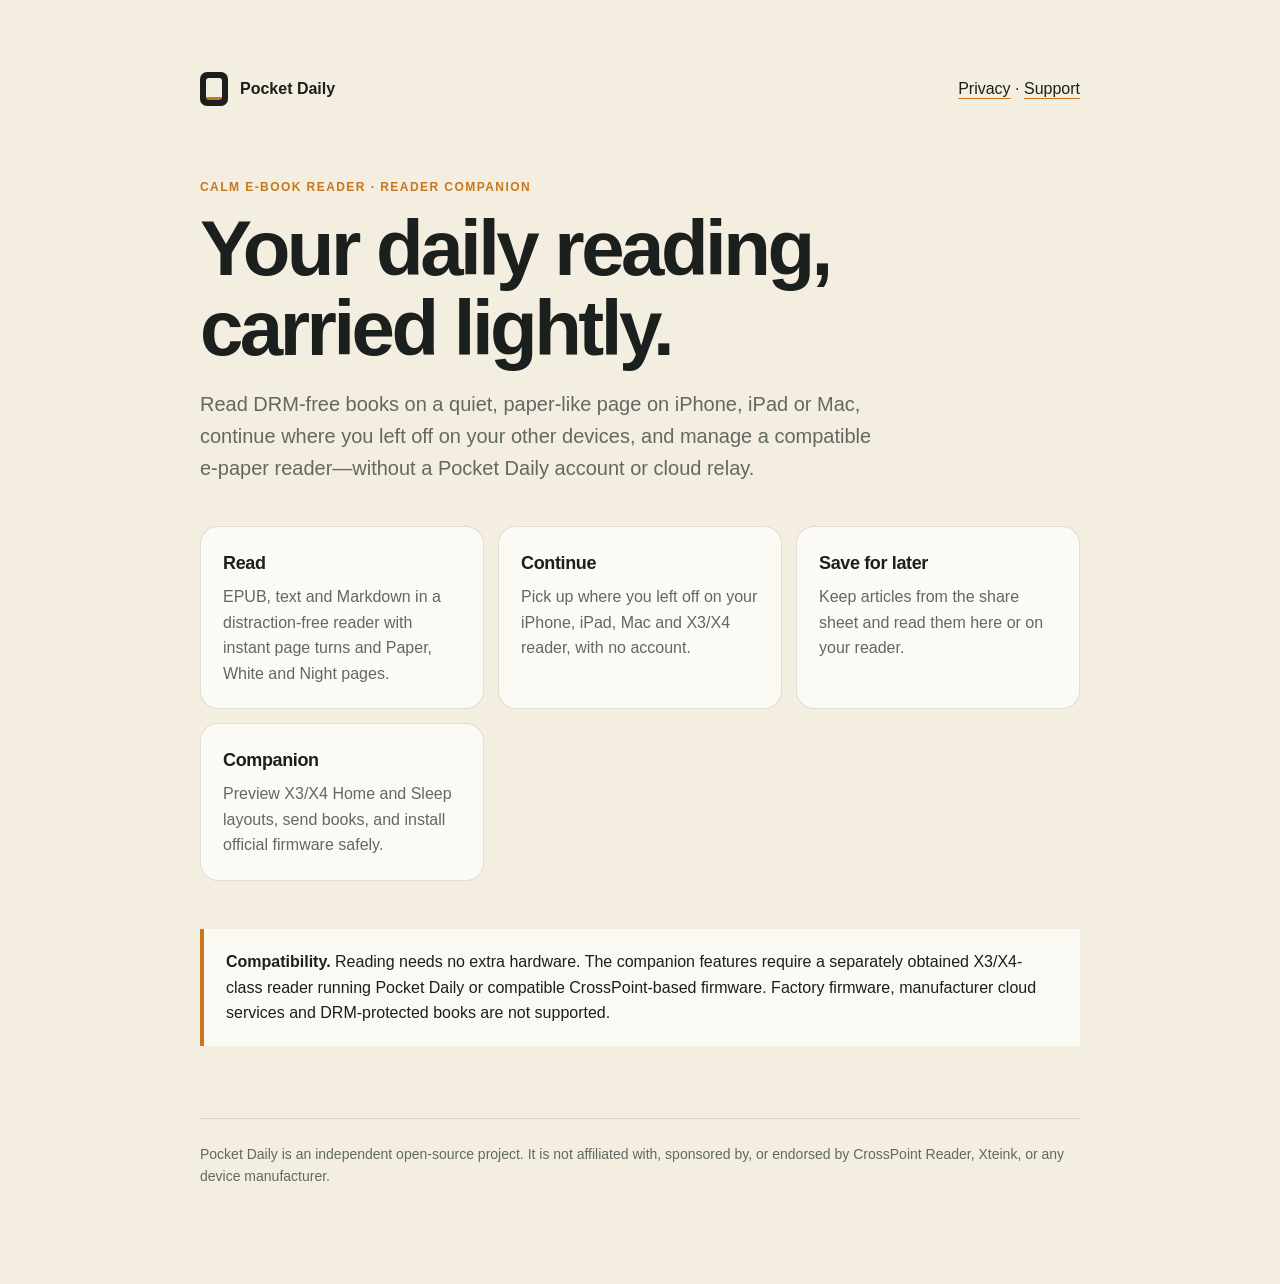
<file: docs/index.html>
<!doctype html>
<html lang="en">
<head>
  <meta charset="utf-8">
  <meta name="viewport" content="width=device-width, initial-scale=1">
  <meta name="description" content="Pocket Daily is a calm, private e-book reader for iPhone, iPad and Mac, and the companion for compatible pocket e-paper readers.">
  <title>Pocket Daily</title>
  <link rel="stylesheet" href="styles.css">
</head>
<body><main>
  <nav>
    <a class="brand" href="./"><span class="mark" aria-hidden="true"></span>Pocket Daily</a>
    <span><a href="privacy/">Privacy</a> · <a href="support/">Support</a></span>
  </nav>
  <p class="eyebrow">CALM E-BOOK READER · READER COMPANION</p>
  <h1>Your daily reading, carried lightly.</h1>
  <p class="lead">Read DRM-free books on a quiet, paper-like page on iPhone, iPad or Mac, continue where you left off on your other devices, and manage a compatible e-paper reader—without a Pocket Daily account or cloud relay.</p>
  <section class="grid">
    <article class="card"><h2>Read</h2><p>EPUB, text and Markdown in a distraction-free reader with instant page turns and Paper, White and Night pages.</p></article>
    <article class="card"><h2>Continue</h2><p>Pick up where you left off on your iPhone, iPad, Mac and X3/X4 reader, with no account.</p></article>
    <article class="card"><h2>Save for later</h2><p>Keep articles from the share sheet and read them here or on your reader.</p></article>
    <article class="card"><h2>Companion</h2><p>Preview X3/X4 Home and Sleep layouts, send books, and install official firmware safely.</p></article>
  </section>
  <div class="notice"><strong>Compatibility.</strong> Reading needs no extra hardware. The companion features require a separately obtained X3/X4-class reader running Pocket Daily or compatible CrossPoint-based firmware. Factory firmware, manufacturer cloud services and DRM-protected books are not supported.</div>
  <footer>Pocket Daily is an independent open-source project. It is not affiliated with, sponsored by, or endorsed by CrossPoint Reader, Xteink, or any device manufacturer.</footer>
</main></body>
</html>
</file>
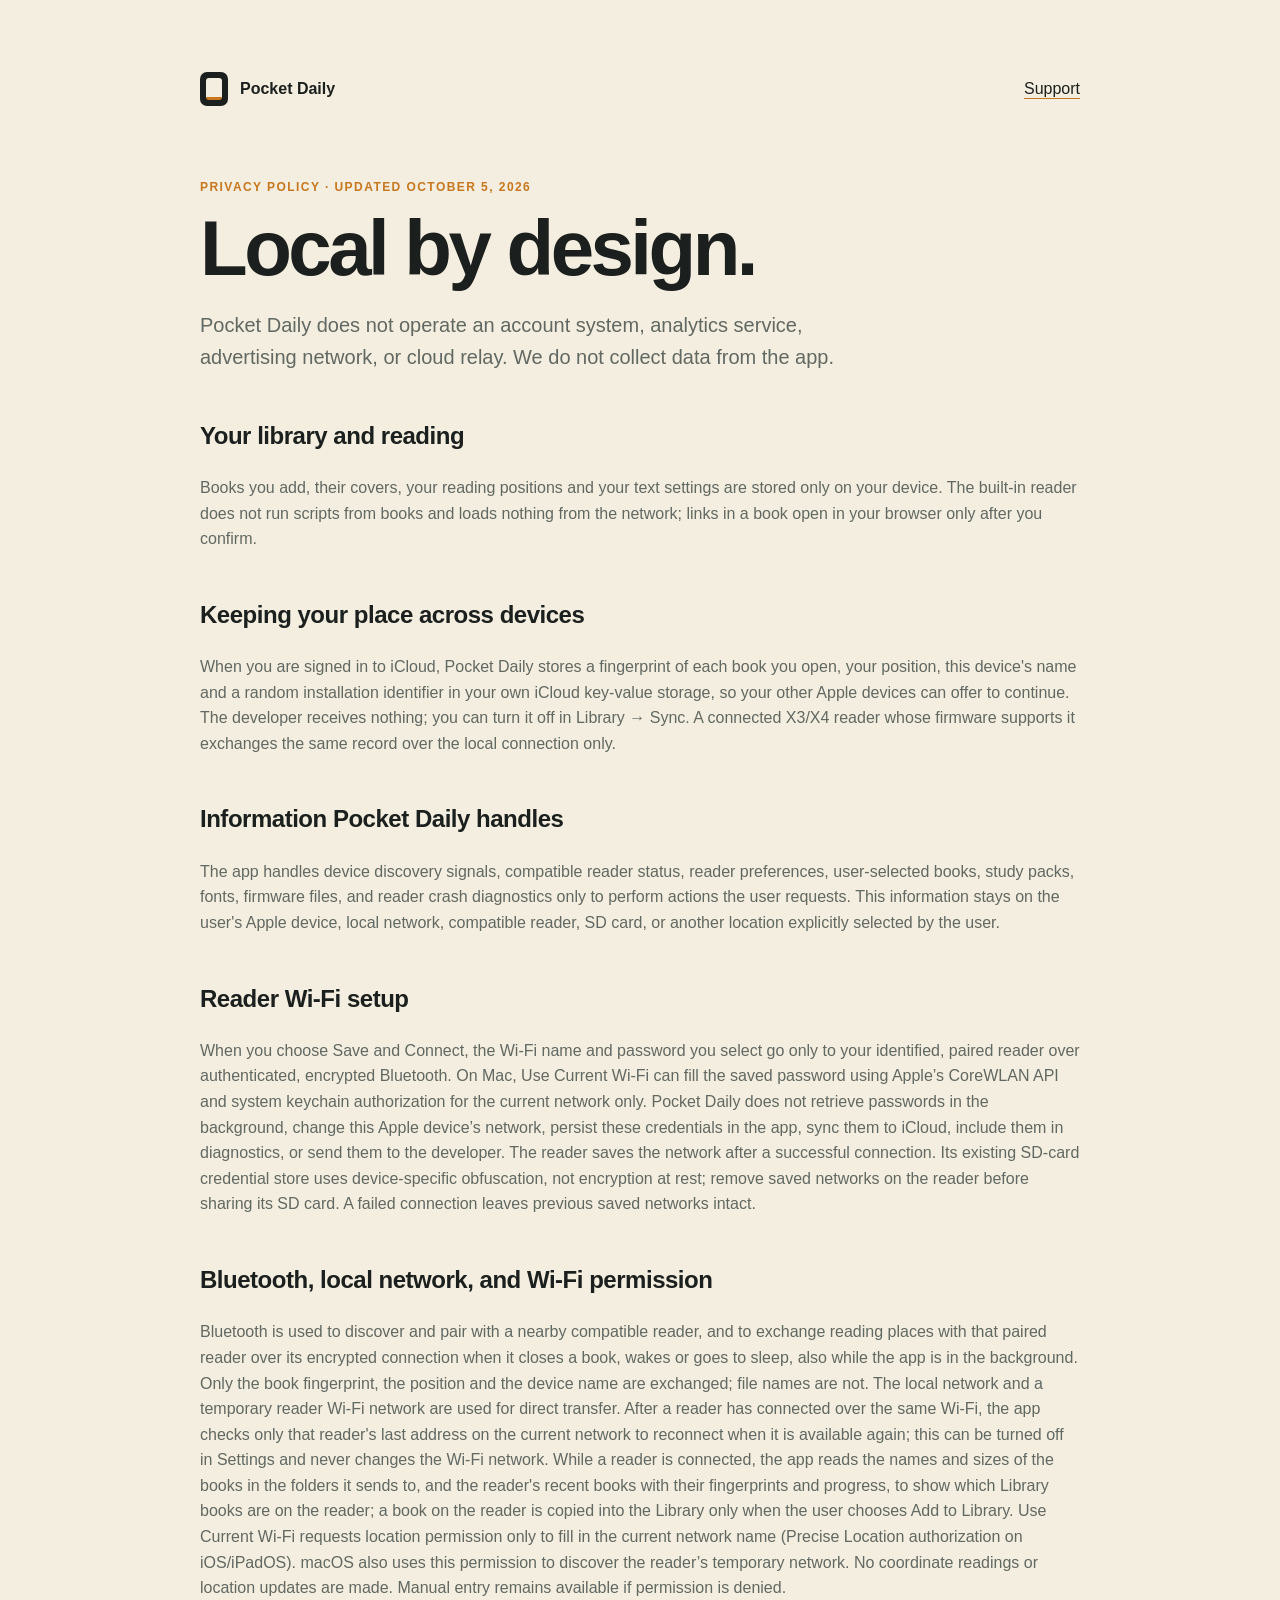
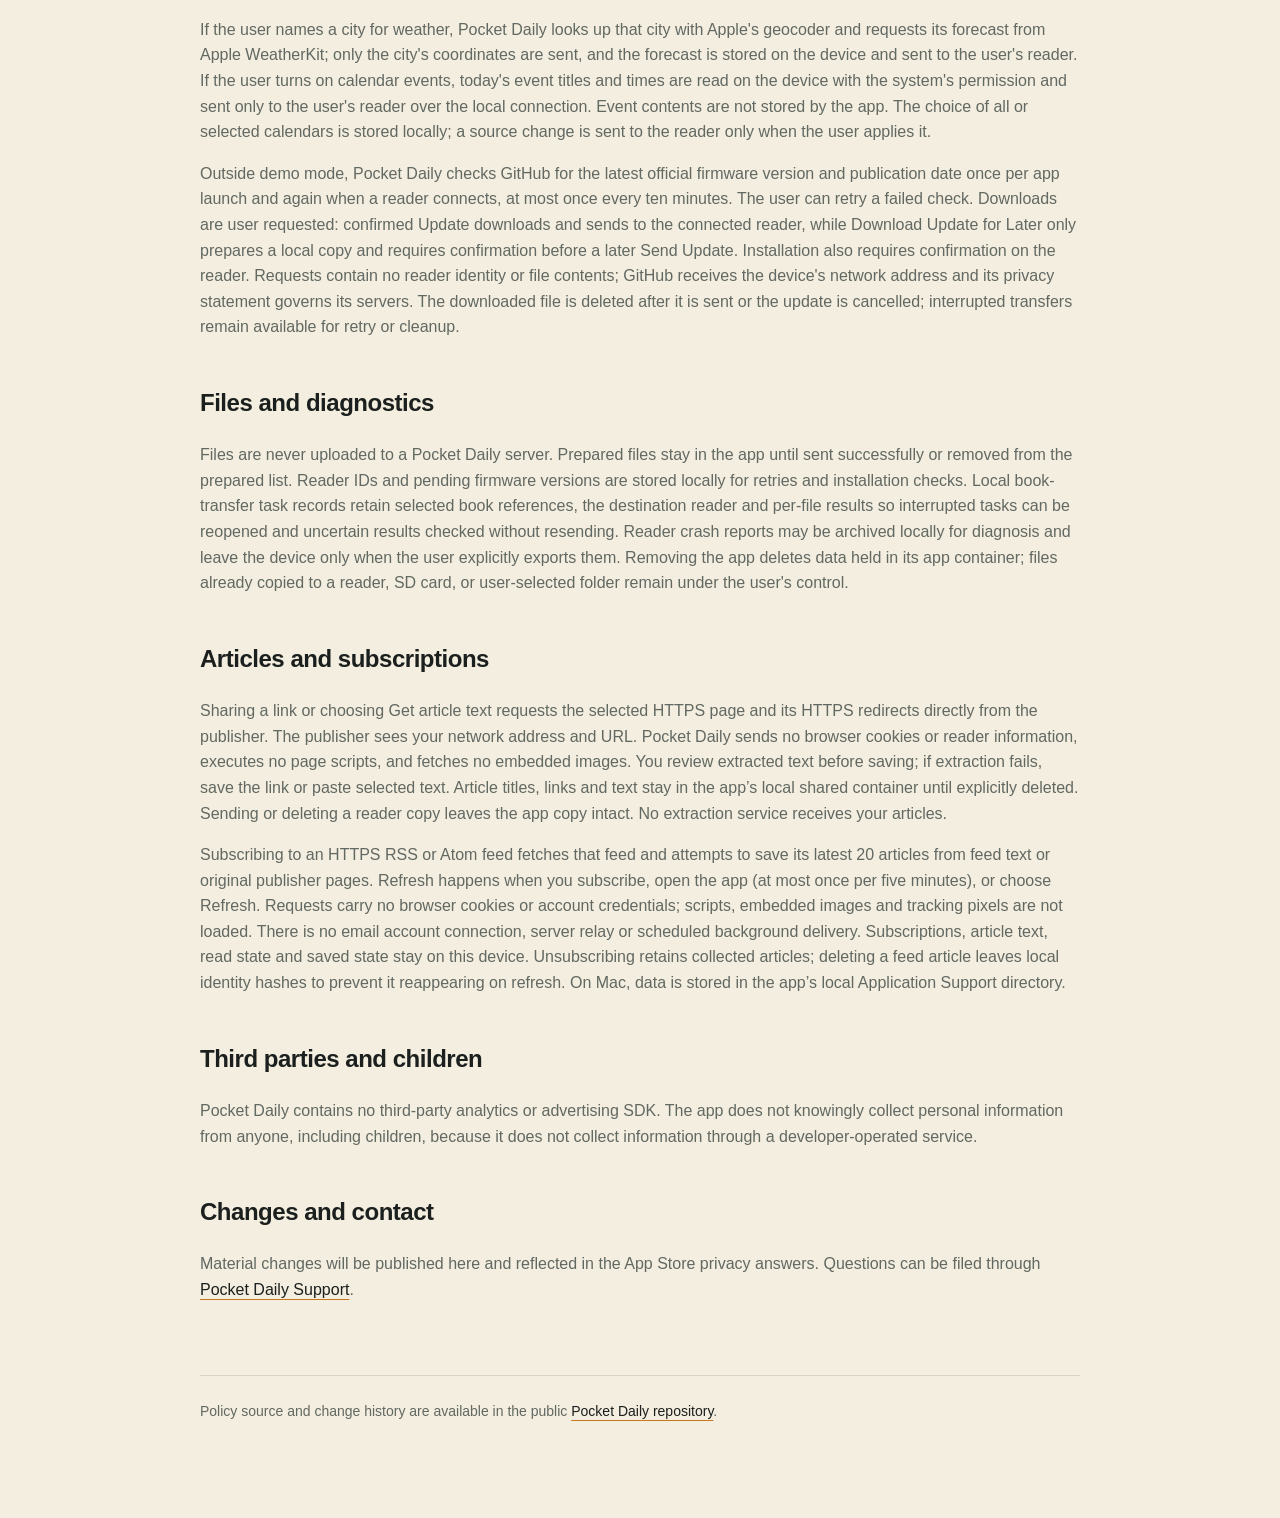
<file: docs/privacy/index.html>
<!doctype html>
<html lang="en">
<head>
  <meta charset="utf-8">
  <meta name="viewport" content="width=device-width, initial-scale=1">
  <meta name="description" content="Pocket Daily privacy policy.">
  <title>Privacy · Pocket Daily</title>
  <link rel="stylesheet" href="../styles.css">
</head>
<body><main>
  <nav><a class="brand" href="../"><span class="mark" aria-hidden="true"></span>Pocket Daily</a><a href="../support/">Support</a></nav>
  <p class="eyebrow">PRIVACY POLICY · UPDATED OCTOBER 5, 2026</p>
  <h1>Local by design.</h1>
  <p class="lead">Pocket Daily does not operate an account system, analytics service, advertising network, or cloud relay. We do not collect data from the app.</p>

  <h2>Your library and reading</h2>
  <p>Books you add, their covers, your reading positions and your text settings are stored only on your device. The built-in reader does not run scripts from books and loads nothing from the network; links in a book open in your browser only after you confirm.</p>

  <h2>Keeping your place across devices</h2>
  <p>When you are signed in to iCloud, Pocket Daily stores a fingerprint of each book you open, your position, this device's name and a random installation identifier in your own iCloud key-value storage, so your other Apple devices can offer to continue. The developer receives nothing; you can turn it off in Library → Sync. A connected X3/X4 reader whose firmware supports it exchanges the same record over the local connection only.</p>

  <h2>Information Pocket Daily handles</h2>
  <p>The app handles device discovery signals, compatible reader status, reader preferences, user-selected books, study packs, fonts, firmware files, and reader crash diagnostics only to perform actions the user requests. This information stays on the user's Apple device, local network, compatible reader, SD card, or another location explicitly selected by the user.</p>

  <h2>Reader Wi-Fi setup</h2>
  <p>When you choose Save and Connect, the Wi-Fi name and password you select go only to your identified, paired reader over authenticated, encrypted Bluetooth. On Mac, Use Current Wi-Fi can fill the saved password using Apple’s CoreWLAN API and system keychain authorization for the current network only. Pocket Daily does not retrieve passwords in the background, change this Apple device’s network, persist these credentials in the app, sync them to iCloud, include them in diagnostics, or send them to the developer. The reader saves the network after a successful connection. Its existing SD-card credential store uses device-specific obfuscation, not encryption at rest; remove saved networks on the reader before sharing its SD card. A failed connection leaves previous saved networks intact.</p>
  <h2>Bluetooth, local network, and Wi-Fi permission</h2>
  <p>Bluetooth is used to discover and pair with a nearby compatible reader, and to exchange reading places with that paired reader over its encrypted connection when it closes a book, wakes or goes to sleep, also while the app is in the background. Only the book fingerprint, the position and the device name are exchanged; file names are not. The local network and a temporary reader Wi-Fi network are used for direct transfer. After a reader has connected over the same Wi-Fi, the app checks only that reader's last address on the current network to reconnect when it is available again; this can be turned off in Settings and never changes the Wi-Fi network. While a reader is connected, the app reads the names and sizes of the books in the folders it sends to, and the reader's recent books with their fingerprints and progress, to show which Library books are on the reader; a book on the reader is copied into the Library only when the user chooses Add to Library. Use Current Wi-Fi requests location permission only to fill in the current network name (Precise Location authorization on iOS/iPadOS). macOS also uses this permission to discover the reader’s temporary network. No coordinate readings or location updates are made. Manual entry remains available if permission is denied.</p>
  <p>If the user names a city for weather, Pocket Daily looks up that city with Apple's geocoder and requests its forecast from Apple WeatherKit; only the city's coordinates are sent, and the forecast is stored on the device and sent to the user's reader. If the user turns on calendar events, today's event titles and times are read on the device with the system's permission and sent only to the user's reader over the local connection. Event contents are not stored by the app. The choice of all or selected calendars is stored locally; a source change is sent to the reader only when the user applies it.</p>
  <p>Outside demo mode, Pocket Daily checks GitHub for the latest official firmware version and publication date once per app launch and again when a reader connects, at most once every ten minutes. The user can retry a failed check. Downloads are user requested: confirmed Update downloads and sends to the connected reader, while Download Update for Later only prepares a local copy and requires confirmation before a later Send Update. Installation also requires confirmation on the reader. Requests contain no reader identity or file contents; GitHub receives the device's network address and its privacy statement governs its servers. The downloaded file is deleted after it is sent or the update is cancelled; interrupted transfers remain available for retry or cleanup.</p>

  <h2>Files and diagnostics</h2>
  <p>Files are never uploaded to a Pocket Daily server. Prepared files stay in the app until sent successfully or removed from the prepared list. Reader IDs and pending firmware versions are stored locally for retries and installation checks. Local book-transfer task records retain selected book references, the destination reader and per-file results so interrupted tasks can be reopened and uncertain results checked without resending. Reader crash reports may be archived locally for diagnosis and leave the device only when the user explicitly exports them. Removing the app deletes data held in its app container; files already copied to a reader, SD card, or user-selected folder remain under the user's control.</p>

  <h2>Articles and subscriptions</h2>
  <p>Sharing a link or choosing Get article text requests the selected HTTPS page and its HTTPS redirects directly from the publisher. The publisher sees your network address and URL. Pocket Daily sends no browser cookies or reader information, executes no page scripts, and fetches no embedded images. You review extracted text before saving; if extraction fails, save the link or paste selected text. Article titles, links and text stay in the app’s local shared container until explicitly deleted. Sending or deleting a reader copy leaves the app copy intact. No extraction service receives your articles.</p>
  <p>Subscribing to an HTTPS RSS or Atom feed fetches that feed and attempts to save its latest 20 articles from feed text or original publisher pages. Refresh happens when you subscribe, open the app (at most once per five minutes), or choose Refresh. Requests carry no browser cookies or account credentials; scripts, embedded images and tracking pixels are not loaded. There is no email account connection, server relay or scheduled background delivery. Subscriptions, article text, read state and saved state stay on this device. Unsubscribing retains collected articles; deleting a feed article leaves local identity hashes to prevent it reappearing on refresh. On Mac, data is stored in the app’s local Application Support directory.</p>

  <h2>Third parties and children</h2>
  <p>Pocket Daily contains no third-party analytics or advertising SDK. The app does not knowingly collect personal information from anyone, including children, because it does not collect information through a developer-operated service.</p>

  <h2>Changes and contact</h2>
  <p>Material changes will be published here and reflected in the App Store privacy answers. Questions can be filed through <a href="https://github.com/puritysb/pocket-daily/issues">Pocket Daily Support</a>.</p>
  <footer>Policy source and change history are available in the public <a href="https://github.com/puritysb/pocket-daily">Pocket Daily repository</a>.</footer>
</main></body>
</html>
</file>
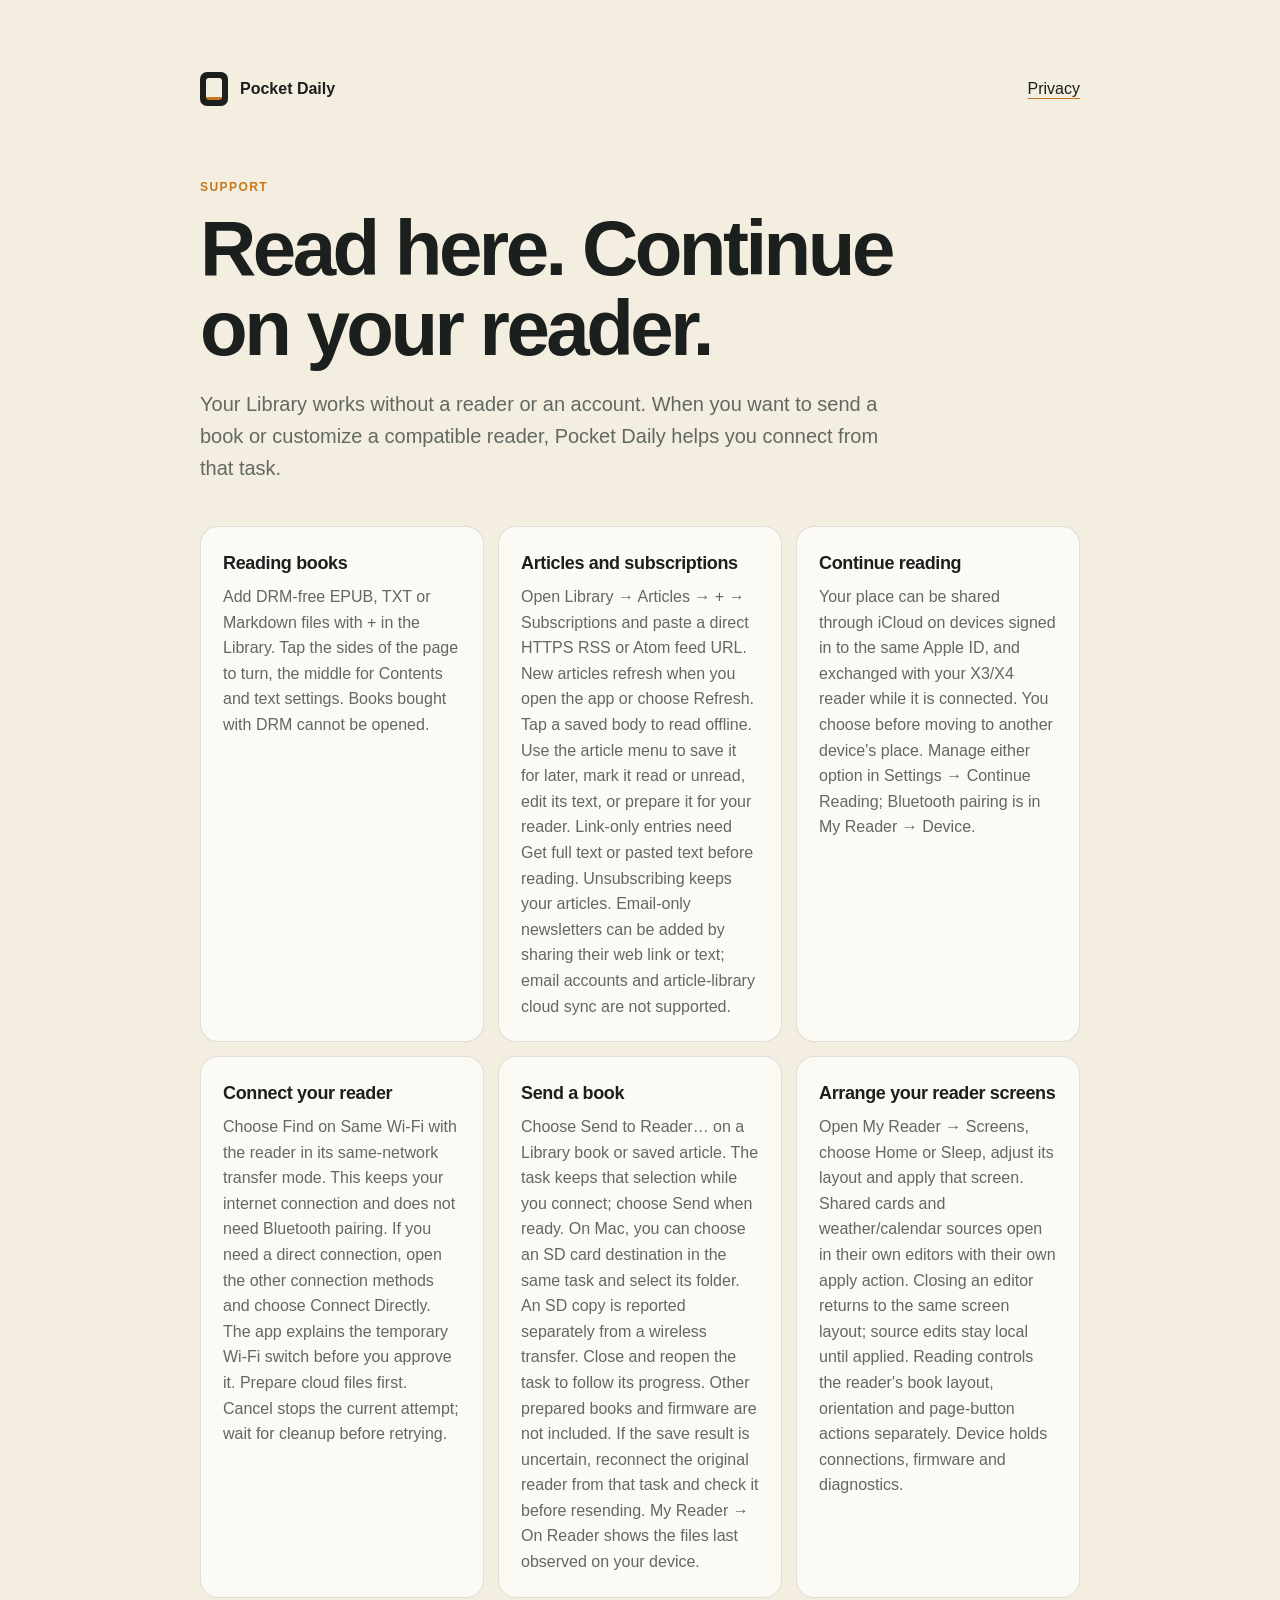
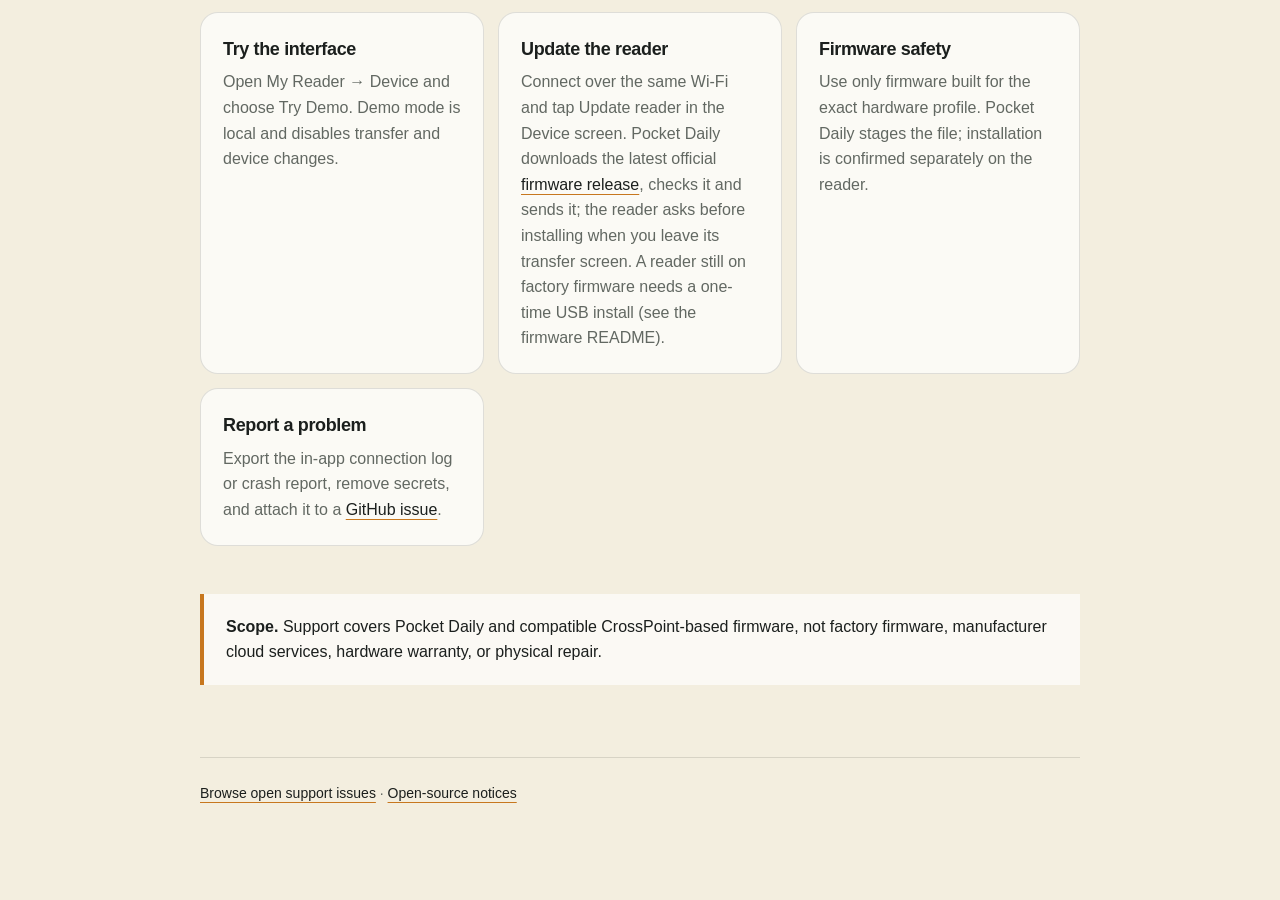
<file: docs/support/index.html>
<!doctype html>
<html lang="en">
<head>
  <meta charset="utf-8">
  <meta name="viewport" content="width=device-width, initial-scale=1">
  <meta name="description" content="Pocket Daily support and compatibility information.">
  <title>Support · Pocket Daily</title>
  <link rel="stylesheet" href="../styles.css">
</head>
<body><main>
  <nav><a class="brand" href="../"><span class="mark" aria-hidden="true"></span>Pocket Daily</a><a href="../privacy/">Privacy</a></nav>
  <p class="eyebrow">SUPPORT</p>
  <h1>Read here. Continue on your reader.</h1>
  <p class="lead">Your Library works without a reader or an account. When you want to send a book or customize a compatible reader, Pocket Daily helps you connect from that task.</p>

  <section class="grid">
    <article class="card"><h2>Reading books</h2><p>Add DRM-free EPUB, TXT or Markdown files with + in the Library. Tap the sides of the page to turn, the middle for Contents and text settings. Books bought with DRM cannot be opened.</p></article>
    <article class="card"><h2>Articles and subscriptions</h2><p>Open Library → Articles → + → Subscriptions and paste a direct HTTPS RSS or Atom feed URL. New articles refresh when you open the app or choose Refresh. Tap a saved body to read offline. Use the article menu to save it for later, mark it read or unread, edit its text, or prepare it for your reader. Link-only entries need Get full text or pasted text before reading. Unsubscribing keeps your articles. Email-only newsletters can be added by sharing their web link or text; email accounts and article-library cloud sync are not supported.</p></article>
    <article class="card"><h2>Continue reading</h2><p>Your place can be shared through iCloud on devices signed in to the same Apple ID, and exchanged with your X3/X4 reader while it is connected. You choose before moving to another device's place. Manage either option in Settings → Continue Reading; Bluetooth pairing is in My Reader → Device.</p></article>
    <article class="card"><h2>Connect your reader</h2><p>Choose Find on Same Wi-Fi with the reader in its same-network transfer mode. This keeps your internet connection and does not need Bluetooth pairing. If you need a direct connection, open the other connection methods and choose Connect Directly. The app explains the temporary Wi-Fi switch before you approve it. Prepare cloud files first. Cancel stops the current attempt; wait for cleanup before retrying.</p></article>
    <article class="card"><h2>Send a book</h2><p>Choose Send to Reader… on a Library book or saved article. The task keeps that selection while you connect; choose Send when ready. On Mac, you can choose an SD card destination in the same task and select its folder. An SD copy is reported separately from a wireless transfer. Close and reopen the task to follow its progress. Other prepared books and firmware are not included. If the save result is uncertain, reconnect the original reader from that task and check it before resending. My Reader → On Reader shows the files last observed on your device.</p></article>
    <article class="card"><h2>Arrange your reader screens</h2><p>Open My Reader → Screens, choose Home or Sleep, adjust its layout and apply that screen. Shared cards and weather/calendar sources open in their own editors with their own apply action. Closing an editor returns to the same screen layout; source edits stay local until applied. Reading controls the reader's book layout, orientation and page-button actions separately. Device holds connections, firmware and diagnostics.</p></article>
    <article class="card"><h2>Try the interface</h2><p>Open My Reader → Device and choose Try Demo. Demo mode is local and disables transfer and device changes.</p></article>
    <article class="card"><h2>Update the reader</h2><p>Connect over the same Wi-Fi and tap Update reader in the Device screen. Pocket Daily downloads the latest official <a href="https://github.com/puritysb/pocket-daily-firmware/releases/latest">firmware release</a>, checks it and sends it; the reader asks before installing when you leave its transfer screen. A reader still on factory firmware needs a one-time USB install (see the firmware README).</p></article>
    <article class="card"><h2>Firmware safety</h2><p>Use only firmware built for the exact hardware profile. Pocket Daily stages the file; installation is confirmed separately on the reader.</p></article>
    <article class="card"><h2>Report a problem</h2><p>Export the in-app connection log or crash report, remove secrets, and attach it to a <a href="https://github.com/puritysb/pocket-daily/issues/new">GitHub issue</a>.</p></article>
  </section>

  <div class="notice"><strong>Scope.</strong> Support covers Pocket Daily and compatible CrossPoint-based firmware, not factory firmware, manufacturer cloud services, hardware warranty, or physical repair.</div>
  <footer><a href="https://github.com/puritysb/pocket-daily/issues">Browse open support issues</a> · <a href="https://github.com/puritysb/pocket-daily/blob/main/THIRD_PARTY_NOTICES.md">Open-source notices</a></footer>
</main></body>
</html>
</file>
<file: docs/styles.css>
:root {
  color-scheme: light;
  --paper: #f3eedf;
  --ink: #1b1f1d;
  --muted: #626862;
  --accent: #c7771e;
  --card: rgba(255, 255, 255, 0.68);
  --line: rgba(27, 31, 29, 0.13);
}

* { box-sizing: border-box; }
body {
  margin: 0;
  color: var(--ink);
  background: var(--paper);
  font-family: -apple-system, BlinkMacSystemFont, "Segoe UI", sans-serif;
  line-height: 1.6;
}
main { width: min(880px, calc(100% - 40px)); margin: 0 auto; padding: 72px 0 96px; }
nav { display: flex; justify-content: space-between; align-items: center; margin-bottom: 72px; }
nav a, a { color: var(--ink); text-decoration-color: var(--accent); text-underline-offset: 4px; }
.brand { display: flex; align-items: center; gap: 12px; font-weight: 700; text-decoration: none; }
.mark { width: 28px; height: 34px; padding: 6px; border-radius: 7px; background: var(--ink); display: grid; }
.mark::before { content: ""; border-radius: 3px; background: var(--paper); border-bottom: 3px solid var(--accent); }
h1 { max-width: 720px; margin: 0 0 20px; font-size: clamp(42px, 7vw, 78px); line-height: 1.02; letter-spacing: -0.045em; }
h2 { margin-top: 44px; font-size: 24px; letter-spacing: -0.02em; }
p, li { color: var(--muted); }
.lead { max-width: 690px; font-size: 20px; }
.eyebrow { color: var(--accent); font-weight: 700; letter-spacing: .12em; font-size: 12px; }
.grid { display: grid; grid-template-columns: repeat(auto-fit, minmax(220px, 1fr)); gap: 14px; margin-top: 42px; }
.card { padding: 22px; border: 1px solid var(--line); border-radius: 18px; background: var(--card); }
.card h2 { margin: 0 0 6px; font-size: 18px; }
.card p { margin: 0; }
.notice { margin-top: 48px; padding: 20px 22px; border-left: 4px solid var(--accent); background: var(--card); }
footer { margin-top: 72px; padding-top: 24px; border-top: 1px solid var(--line); font-size: 14px; color: var(--muted); }
code { font-family: ui-monospace, SFMono-Regular, Menlo, monospace; font-size: .92em; }
@media (max-width: 560px) { main { padding-top: 28px; } nav { margin-bottom: 48px; } }
</file>
